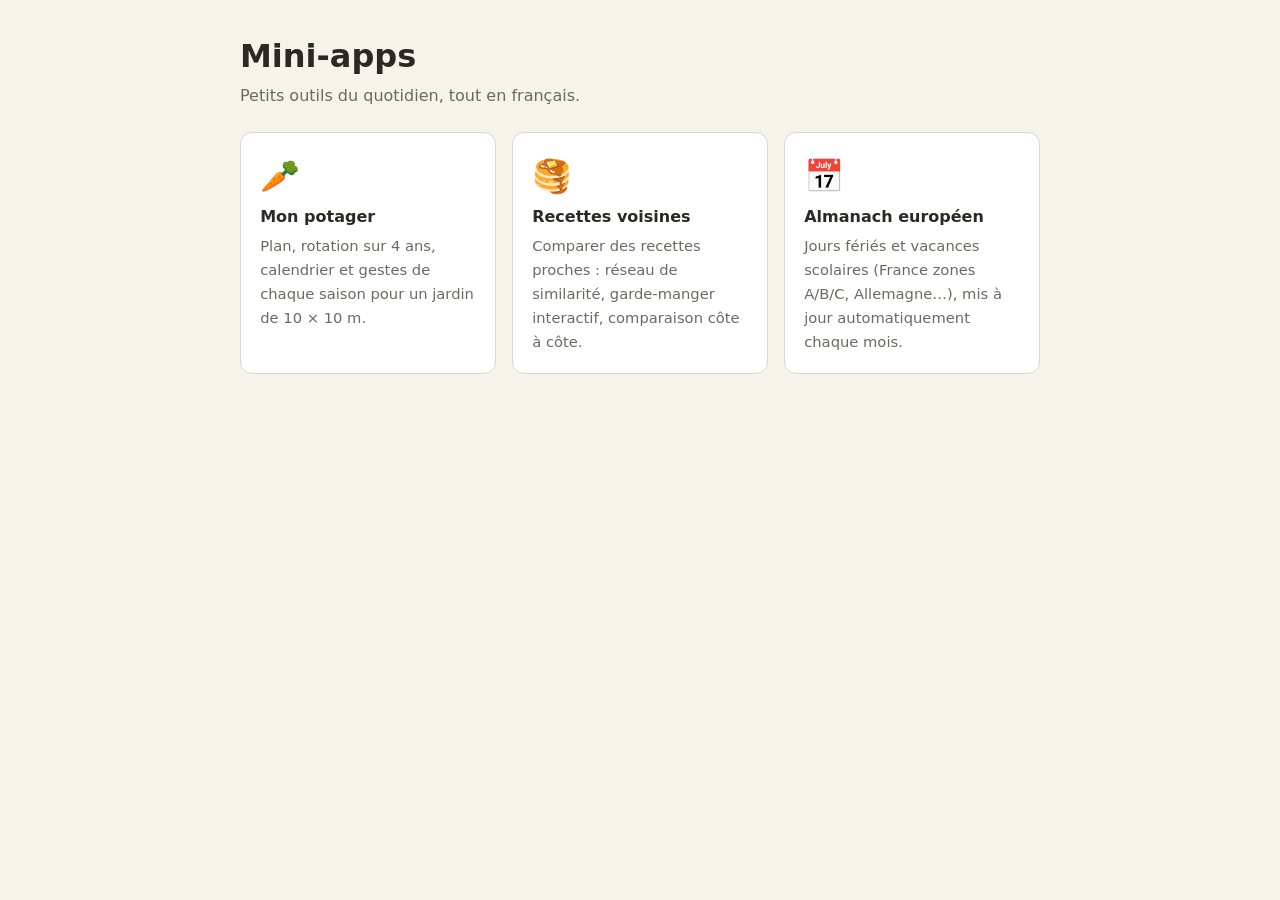
<file: index.html>
<!doctype html>
<html lang="fr">
<head>
  <meta charset="utf-8">
  <meta name="viewport" content="width=device-width, initial-scale=1">
  <title>Mini-apps</title>
  <style>
    :root { --bg:#f6f3ea; --card:#fff; --text:#2a2a24; --muted:#6b6a5e; --line:#ddd8c6; --accent:#2f7d4a; }
    @media (prefers-color-scheme: dark) { :root { --bg:#1b1c18; --card:#26271f; --text:#ecebe2; --muted:#a3a291; --line:#3a3b30; --accent:#6cc38a; } }
    body { margin:0; font:16px/1.5 system-ui,-apple-system,sans-serif; background:var(--bg); color:var(--text); }
    main { max-width:800px; margin:0 auto; padding:2rem 16px; }
    h1 { margin:0 0 .25rem; }
    p.lead { color:var(--muted); margin-top:0; }
    .grid { display:grid; gap:1rem; grid-template-columns:repeat(auto-fit,minmax(240px,1fr)); margin-top:1.5rem; }
    a.app { display:block; padding:1.2rem; background:var(--card); border:1px solid var(--line); border-radius:12px; text-decoration:none; color:inherit; }
    a.app:hover { border-color:var(--accent); }
    a.app .e { font-size:2rem; }
    a.app strong { display:block; margin:.3rem 0; }
    a.app span { color:var(--muted); font-size:.92rem; }
  </style>
</head>
<body>
  <main>
    <h1>Mini-apps</h1>
    <p class="lead">Petits outils du quotidien, tout en français.</p>
    <div class="grid">
      <a class="app" href="potager/">
        <div class="e">🥕</div>
        <strong>Mon potager</strong>
        <span>Plan, rotation sur 4 ans, calendrier et gestes de chaque saison pour un jardin de 10 × 10 m.</span>
      </a>
      <a class="app" href="recettes/">
        <div class="e">🥞</div>
        <strong>Recettes voisines</strong>
        <span>Comparer des recettes proches : réseau de similarité, garde-manger interactif, comparaison côte à côte.</span>
      </a>
      <a class="app" href="almanach/">
        <div class="e">📅</div>
        <strong>Almanach européen</strong>
        <span>Jours fériés et vacances scolaires (France zones A/B/C, Allemagne…), mis à jour automatiquement chaque mois.</span>
      </a>
    </div>
  </main>
</body>
</html>
</file>
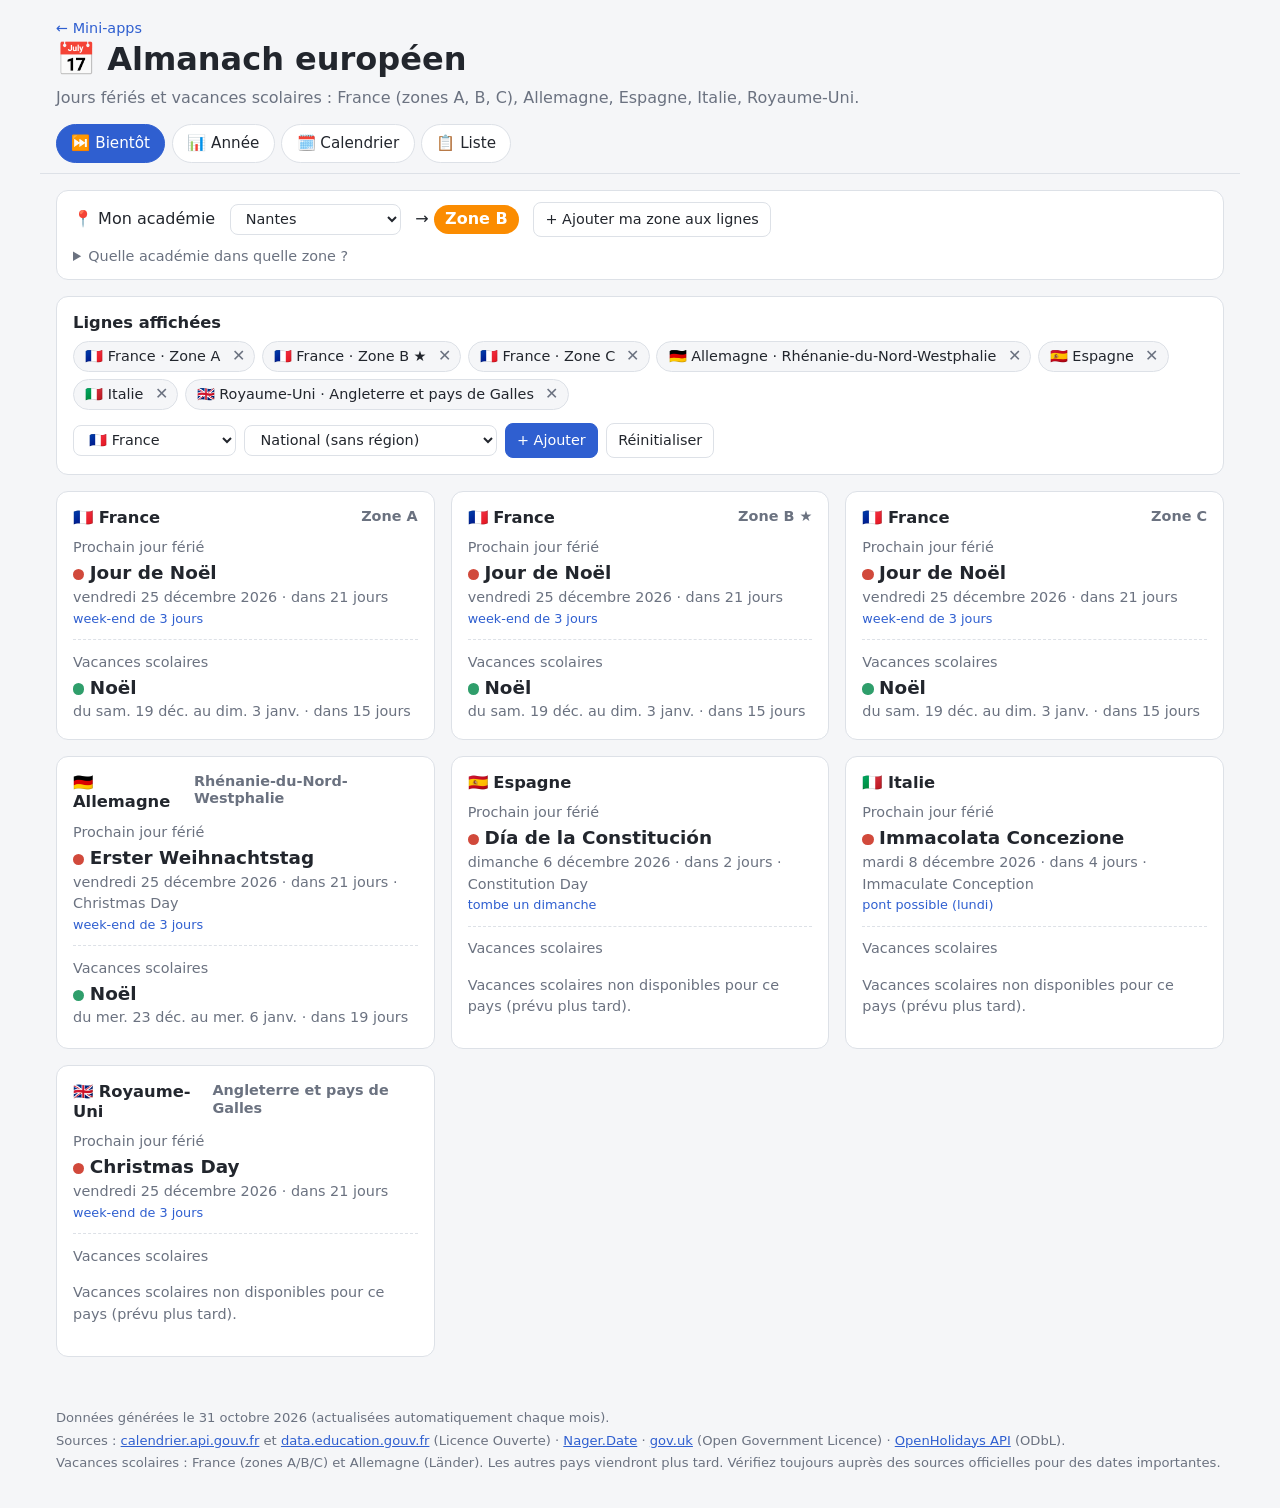
<file: almanach/index.html>
<!doctype html>
<html lang="fr">
<head>
  <meta charset="utf-8">
  <meta name="viewport" content="width=device-width, initial-scale=1">
  <title>Almanach européen</title>
  <meta name="description" content="Jours fériés et vacances scolaires en France (zones A, B, C), Allemagne, Espagne, Italie et Royaume-Uni.">
  <link rel="icon" href="data:image/svg+xml,<svg xmlns='http://www.w3.org/2000/svg' viewBox='0 0 100 100'><text y='.9em' font-size='90'>📅</text></svg>">
  <link rel="stylesheet" href="style.css">
</head>
<body>
  <header class="top">
    <a class="back" href="../">← Mini-apps</a>
    <h1>📅 Almanach européen</h1>
    <p class="lead">Jours fériés et vacances scolaires : France (zones A, B, C), Allemagne, Espagne, Italie, Royaume-Uni.</p>
  </header>

  <nav class="tabs" role="tablist" aria-label="Vues">
    <button role="tab" data-tab="bientot" aria-selected="true">⏭️ Bientôt</button>
    <button role="tab" data-tab="annee" aria-selected="false">📊 Année</button>
    <button role="tab" data-tab="calendrier" aria-selected="false">🗓️ Calendrier</button>
    <button role="tab" data-tab="liste" aria-selected="false">📋 Liste</button>
  </nav>

  <main>
    <section class="card" id="mine" aria-label="Mon académie"></section>
    <section class="card" id="rows" aria-label="Lignes affichées"></section>
    <section id="tab-bientot" class="panel"></section>
    <section id="tab-annee" class="panel" hidden></section>
    <section id="tab-calendrier" class="panel" hidden></section>
    <section id="tab-liste" class="panel" hidden></section>
  </main>

  <footer id="foot"></footer>

  <script src="data.js"></script>
  <script src="app.js"></script>
</body>
</html>
</file>
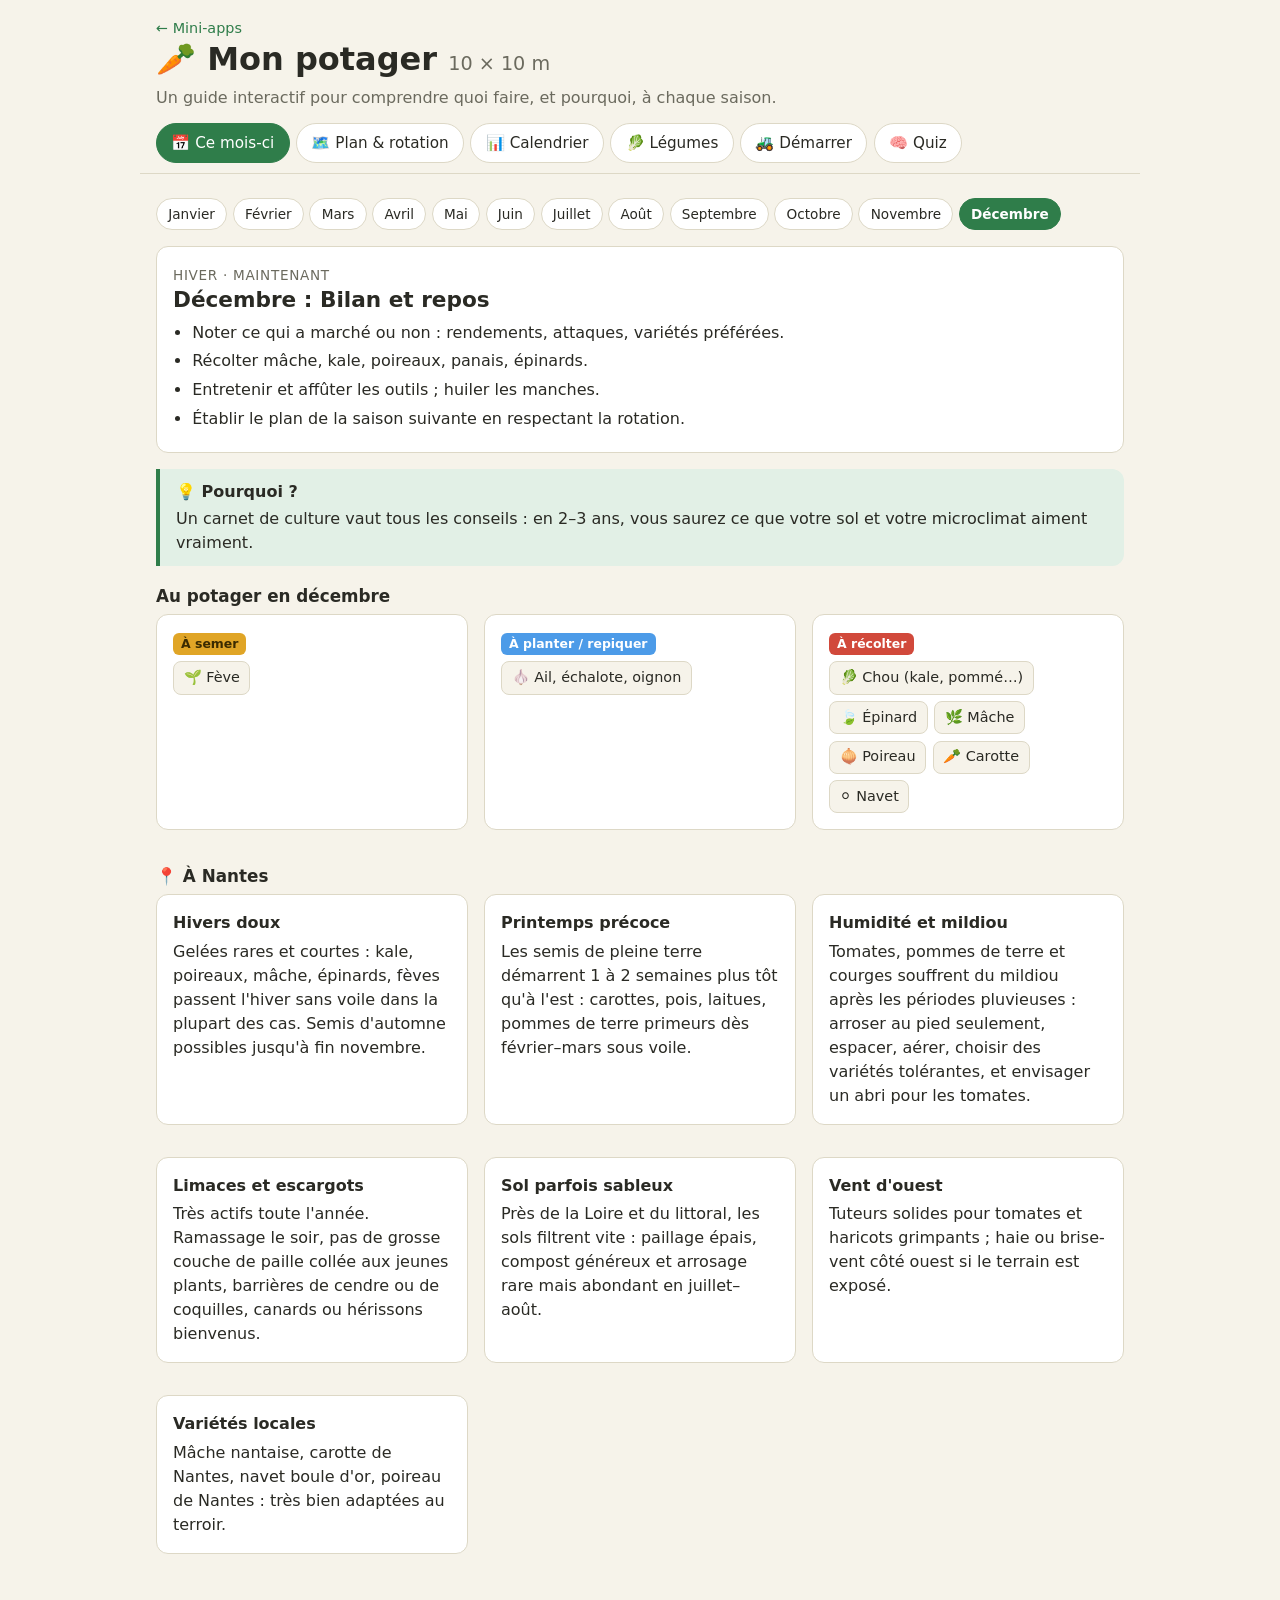
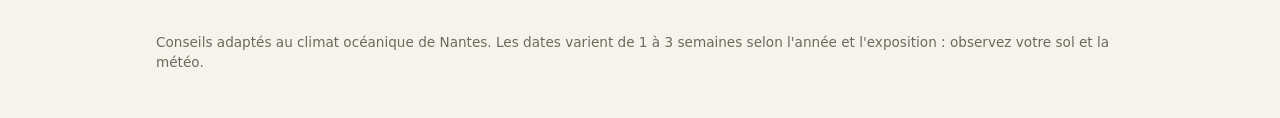
<file: potager/index.html>
<!doctype html>
<html lang="fr">
<head>
  <meta charset="utf-8">
  <meta name="viewport" content="width=device-width, initial-scale=1">
  <title>Mon potager – 10 × 10 m</title>
  <meta name="description" content="Apprendre à cultiver un potager de 100 m² : plan, rotation sur 4 ans, calendrier et gestes de chaque saison.">
  <link rel="icon" href="data:image/svg+xml,<svg xmlns='http://www.w3.org/2000/svg' viewBox='0 0 100 100'><text y='.9em' font-size='90'>🥕</text></svg>">
  <link rel="stylesheet" href="style.css">
</head>
<body>
  <header class="top">
    <a class="back" href="../">← Mini-apps</a>
    <h1>🥕 Mon potager <small>10 × 10 m</small></h1>
    <p class="lead">Un guide interactif pour comprendre quoi faire, et pourquoi, à chaque saison.</p>
  </header>

  <nav class="tabs" role="tablist" aria-label="Sections">
    <button role="tab" data-tab="mois" aria-selected="true">📅 Ce mois-ci</button>
    <button role="tab" data-tab="plan" aria-selected="false">🗺️ Plan &amp; rotation</button>
    <button role="tab" data-tab="calendrier" aria-selected="false">📊 Calendrier</button>
    <button role="tab" data-tab="legumes" aria-selected="false">🥬 Légumes</button>
    <button role="tab" data-tab="demarrer" aria-selected="false">🚜 Démarrer</button>
    <button role="tab" data-tab="quiz" aria-selected="false">🧠 Quiz</button>
  </nav>

  <main>
    <section id="tab-mois" class="panel"></section>
    <section id="tab-plan" class="panel" hidden></section>
    <section id="tab-calendrier" class="panel" hidden></section>
    <section id="tab-legumes" class="panel" hidden></section>
    <section id="tab-demarrer" class="panel" hidden></section>
    <section id="tab-quiz" class="panel" hidden></section>
  </main>

  <dialog id="fiche"></dialog>

  <footer>
    <p>Conseils adaptés au climat océanique de Nantes. Les dates varient de 1 à 3 semaines selon l'année et l'exposition : observez votre sol et la météo.</p>
  </footer>

  <script src="data.js"></script>
  <script src="app.js"></script>
</body>
</html>
</file>
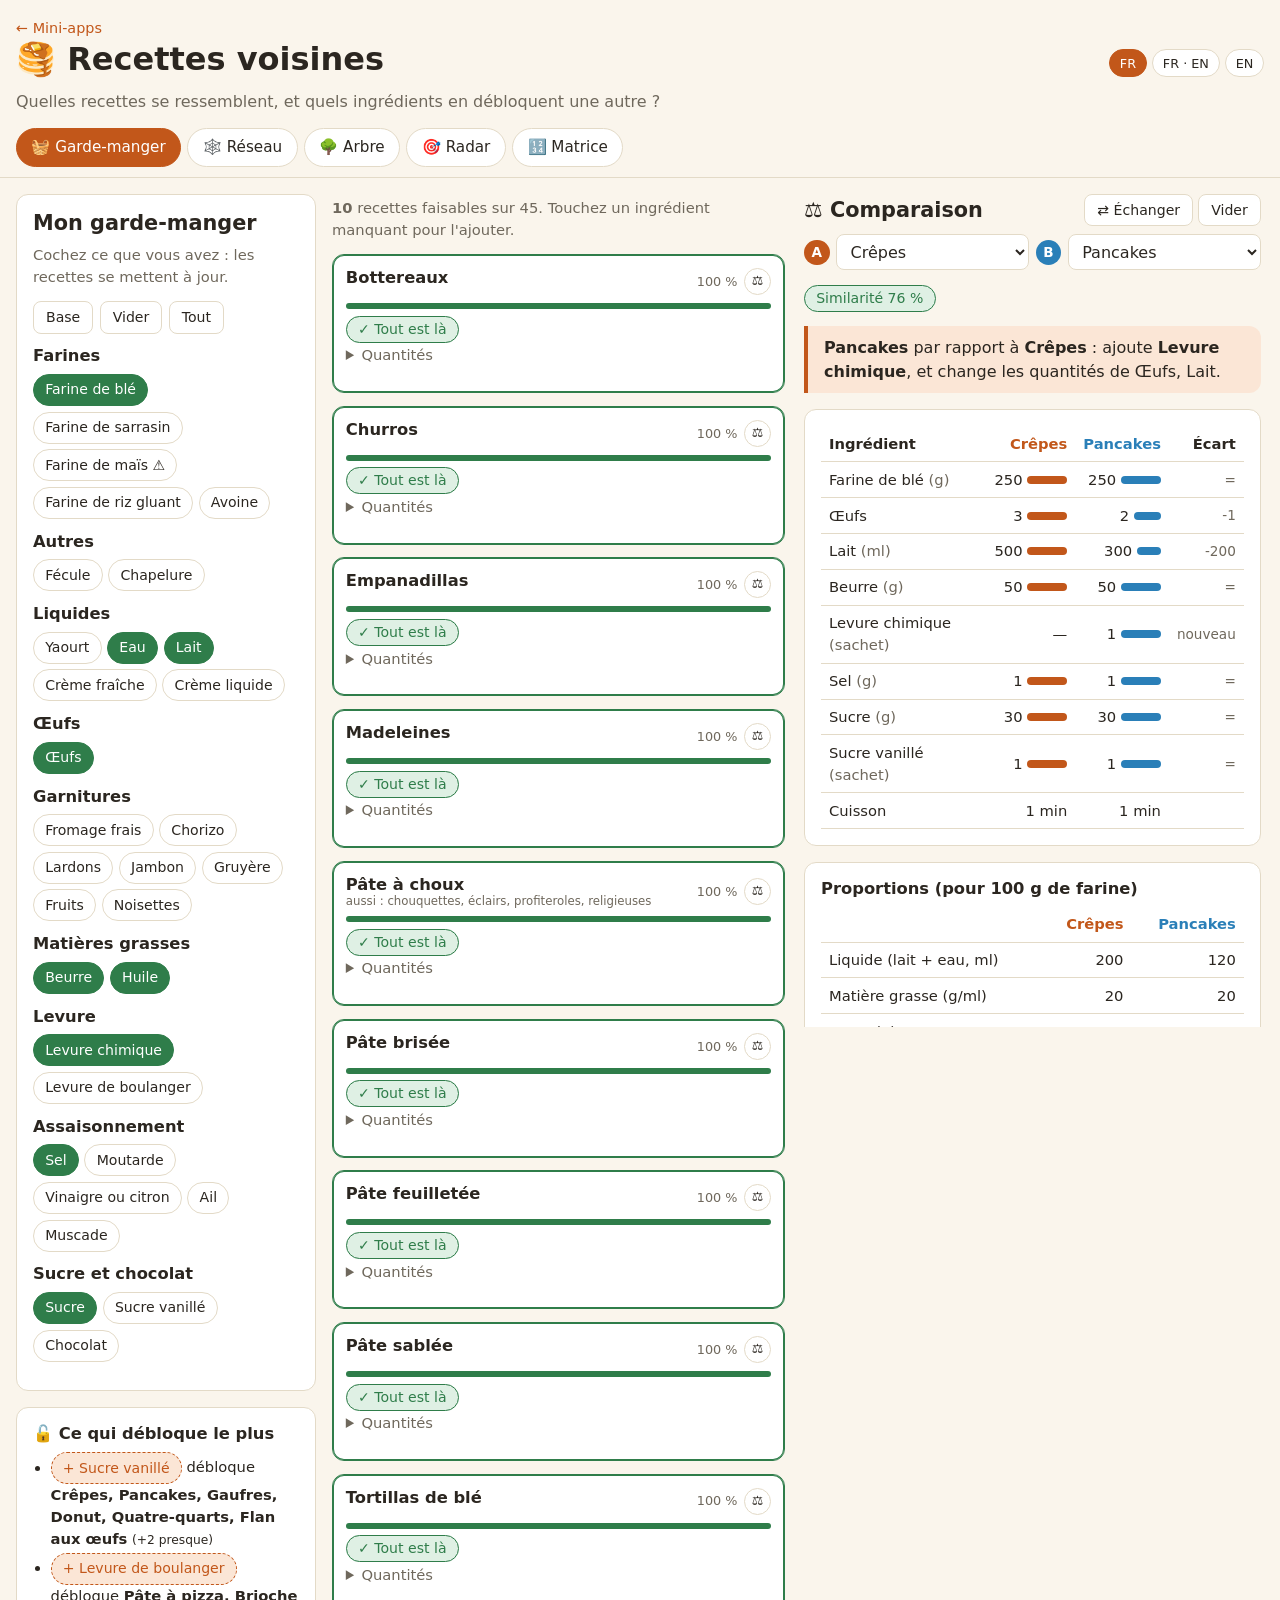
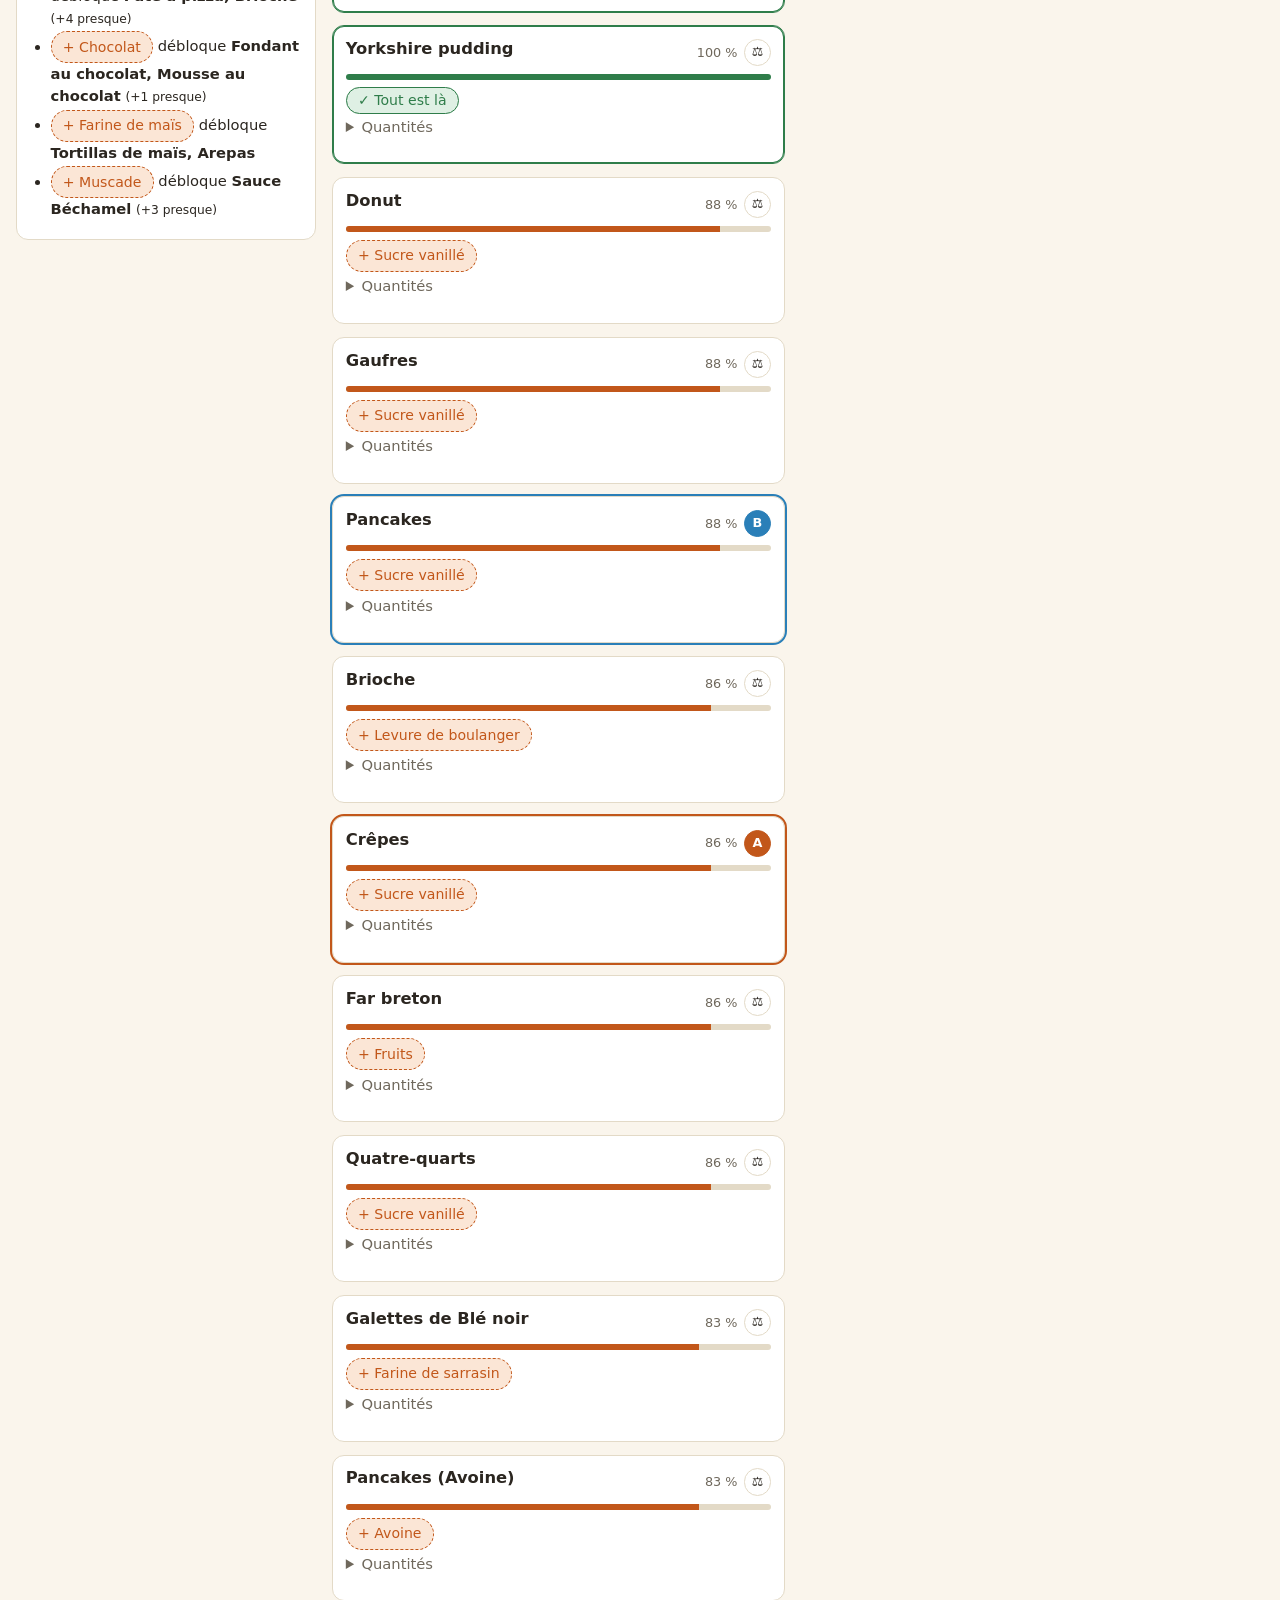
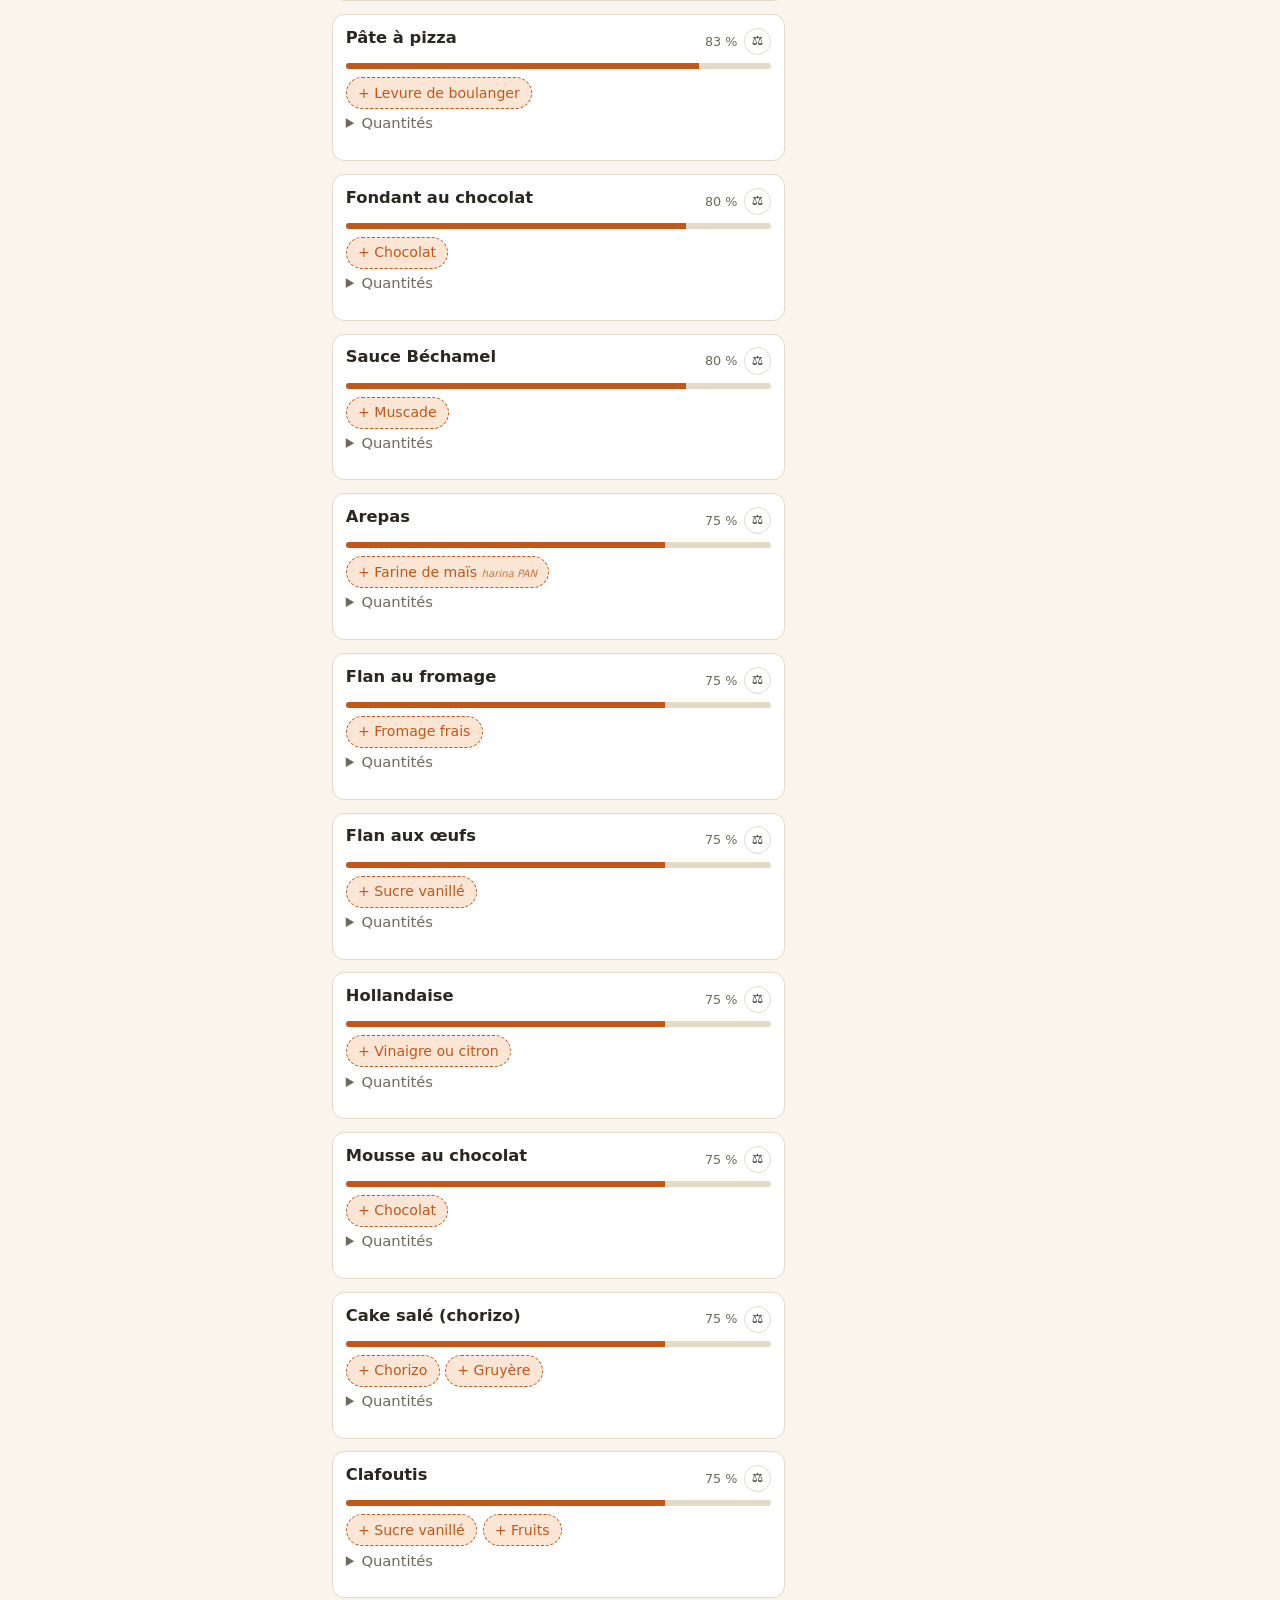
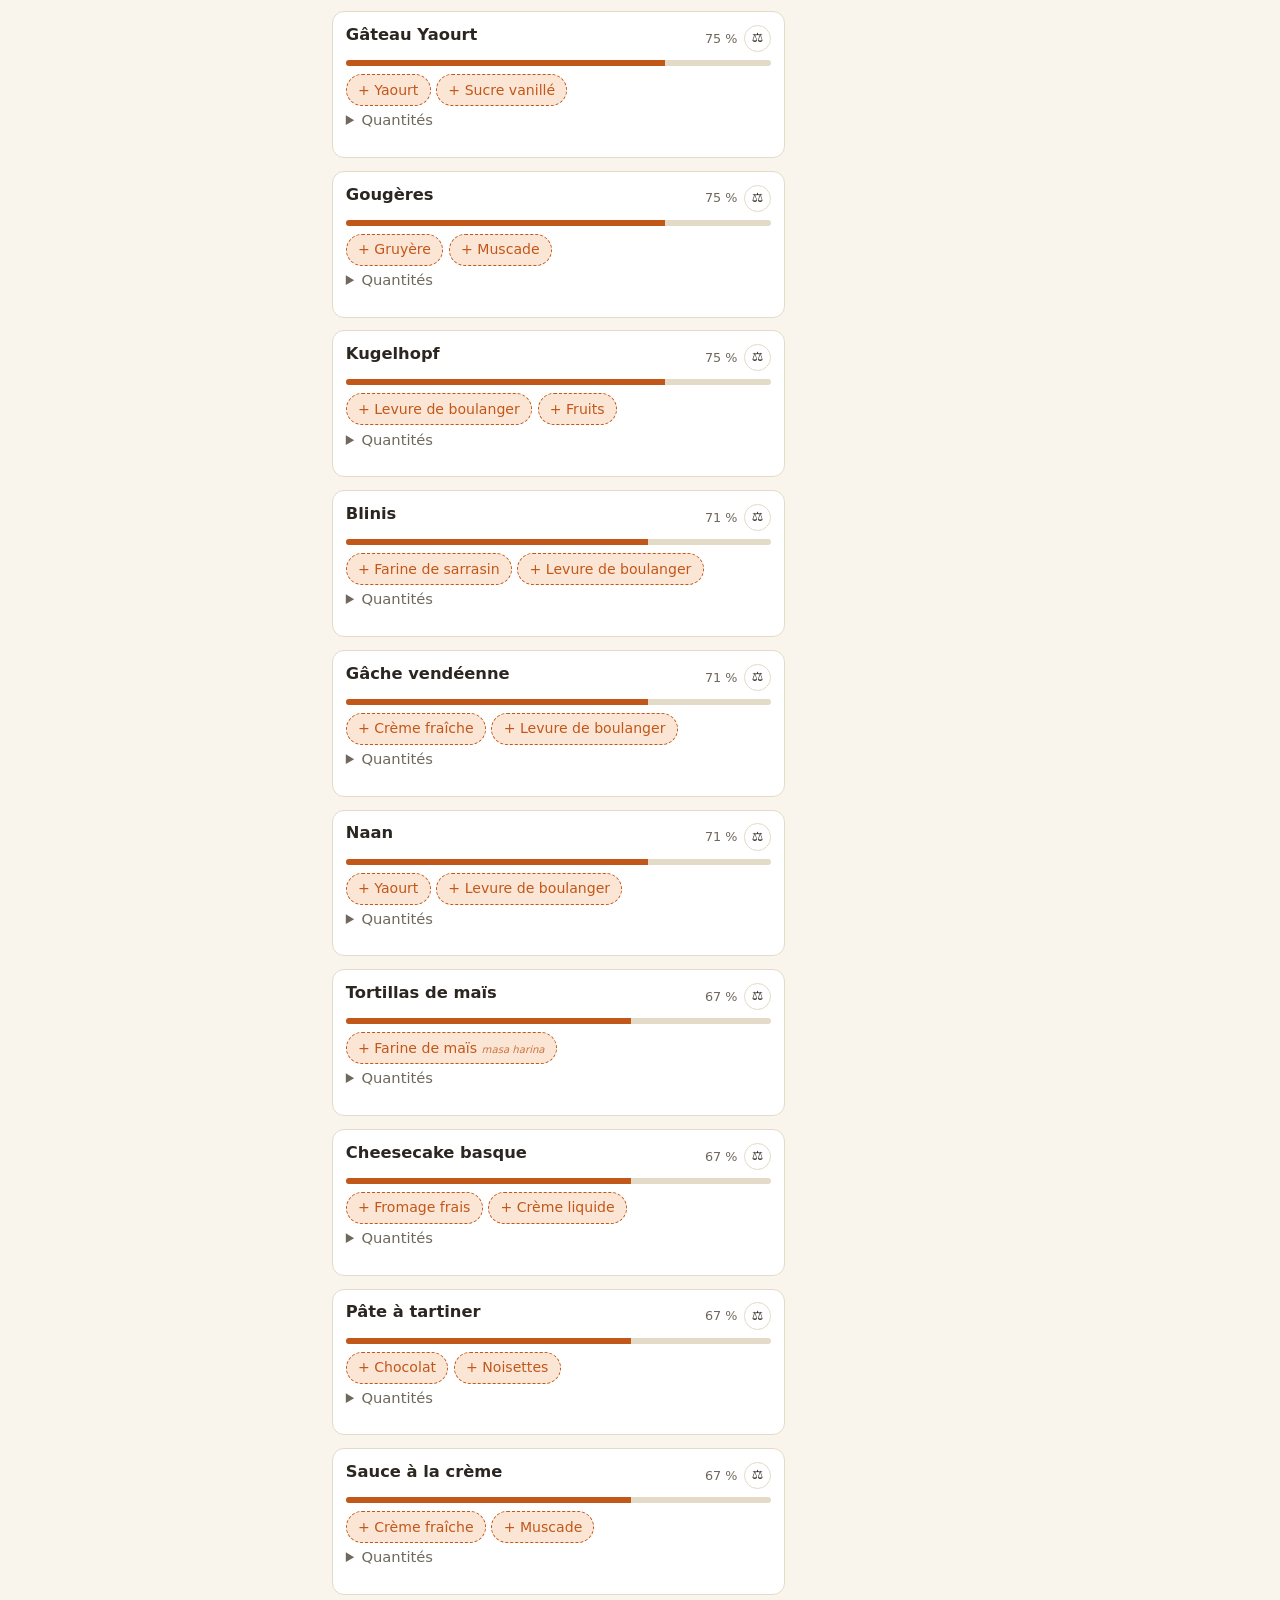
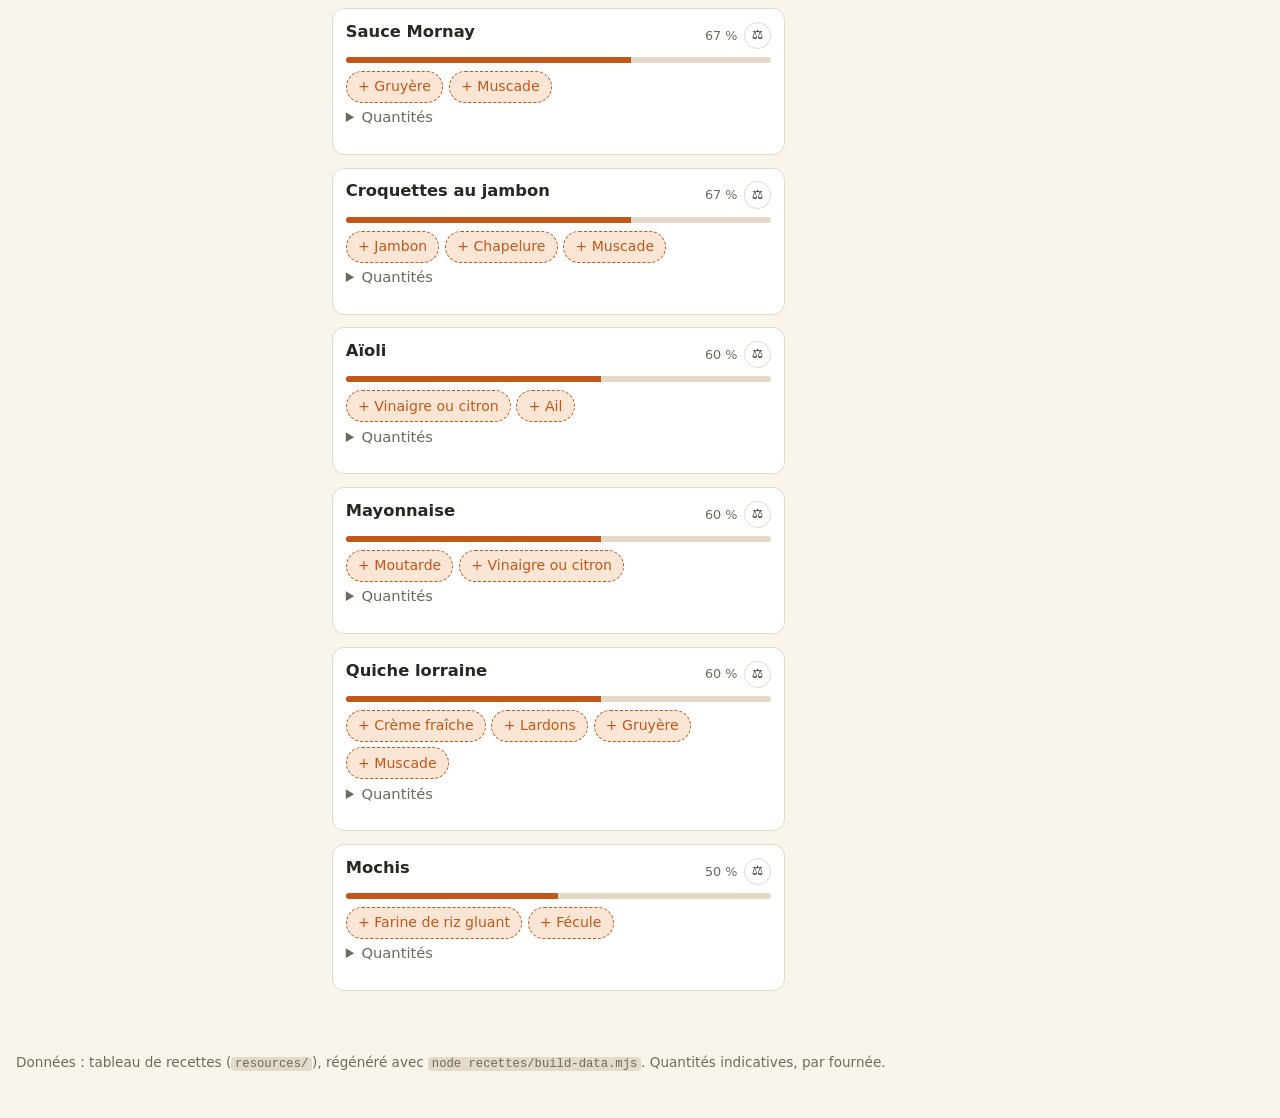
<file: recettes/index.html>
<!doctype html>
<html lang="fr">
<head>
  <meta charset="utf-8">
  <meta name="viewport" content="width=device-width, initial-scale=1">
  <title>Recettes voisines</title>
  <meta name="description" content="Comparer des recettes proches (crêpes, gaufres, pâtes…) : réseau de similarité, garde-manger interactif et comparaison côte à côte.">
  <link rel="icon" href="data:image/svg+xml,<svg xmlns='http://www.w3.org/2000/svg' viewBox='0 0 100 100'><text y='.9em' font-size='90'>🥞</text></svg>">
  <link rel="stylesheet" href="style.css">
</head>
<body>
  <header class="top">
    <a class="back" href="../">← Mini-apps</a>
    <div class="title-row">
      <h1>🥞 Recettes voisines</h1>
      <div id="lang" class="chips" role="group" aria-label="Langue des noms d'ingrédients et de recettes">
        <button class="chip" data-lang="fr" aria-pressed="true">FR</button>
        <button class="chip" data-lang="bi" aria-pressed="false">FR · EN</button>
        <button class="chip" data-lang="en" aria-pressed="false">EN</button>
      </div>
    </div>
    <p class="lead">Quelles recettes se ressemblent, et quels ingrédients en débloquent une autre ?</p>
  </header>

  <nav class="tabs" role="tablist" aria-label="Sections">
    <button role="tab" data-tab="placard" aria-selected="true">🧺 Garde-manger</button>
    <button role="tab" data-tab="reseau" aria-selected="false">🕸️ Réseau</button>
    <button role="tab" data-tab="arbre" aria-selected="false">🌳 Arbre</button>
    <button role="tab" data-tab="radar" aria-selected="false">🎯 Radar</button>
    <button role="tab" data-tab="matrice" aria-selected="false">🔢 Matrice</button>
  </nav>

  <div class="shell">
    <main>
      <section id="tab-placard" class="panel"></section>
      <section id="tab-reseau" class="panel" hidden></section>
      <section id="tab-arbre" class="panel" hidden></section>
      <section id="tab-radar" class="panel" hidden></section>
      <section id="tab-matrice" class="panel" hidden></section>
    </main>
    <aside id="split" aria-label="Comparaison de deux recettes"></aside>
  </div>

  <footer><p>Données : tableau de recettes (<code>resources/</code>), régénéré avec <code>node recettes/build-data.mjs</code>. Quantités indicatives, par fournée.</p></footer>

  <script src="data.js"></script>
  <script src="app.js"></script>
</body>
</html>
</file>
<file: almanach/style.css>
:root {
  --bg:#f5f6f8; --card:#fff; --text:#22262d; --muted:#6b7280; --line:#dde1e7; --accent:#2f5fd0; --accent-soft:#e6edfc; --warn:#b45309; --warn-soft:#fef3c7;
  --pub:#d1493b; --today:#111827; --sat:#eaf0fb; --sun:#cfdcf7; --phbg:#e57373; --za:#e53935; --zb:#fb8c00; --zc:#43a047;
  --t-ete:#f2b134; --t-toussaint:#b9743a; --t-automne:#b9743a; --t-noel:#2f9e6b; --t-hiver:#4aa3df; --t-printemps:#8bc34a; --t-paques:#8bc34a; --t-pentecote:#26a69a; --t-pont:#9aa3b2; --t-autre:#9aa3b2;
  --radius:12px;
}
@media (prefers-color-scheme: dark) {
  :root { --bg:#14161a; --card:#1d2026; --text:#e8eaee; --muted:#9aa3b2; --line:#33383f; --accent:#7ba2ff; --accent-soft:#222b44; --warn:#fbbf24; --warn-soft:#3a2f14; --pub:#ff7a6b; --today:#f3f4f6; --sat:#222a3a; --sun:#2a3550; --phbg:#a94442; }
}
* { box-sizing:border-box; }
body { margin:0; font:16px/1.5 system-ui,-apple-system,"Segoe UI",sans-serif; background:var(--bg); color:var(--text); }
h1,h2,h3 { line-height:1.2; margin:0 0 .5rem; } h2 { font-size:1.25rem; } h3 { font-size:1.02rem; }
a { color:var(--accent); }
.top { padding:1rem 16px .25rem; max-width:1200px; margin:0 auto; }
.top .back { font-size:.9rem; text-decoration:none; }
.lead { color:var(--muted); margin:.25rem 0 0; }
.tabs { position:sticky; top:0; z-index:5; display:flex; gap:.4rem; overflow-x:auto; padding:.6rem 16px; background:var(--bg); border-bottom:1px solid var(--line); max-width:1200px; margin:0 auto; }
.tabs button { flex:none; font:inherit; font-size:.95rem; padding:.45rem .9rem; border:1px solid var(--line); border-radius:999px; background:var(--card); color:var(--text); cursor:pointer; }
.tabs button[aria-selected="true"] { background:var(--accent); border-color:var(--accent); color:#fff; }
main { max-width:1200px; margin:0 auto; padding:1rem 16px 2rem; }
.panel[hidden] { display:none; }
.card { background:var(--card); border:1px solid var(--line); border-radius:var(--radius); padding:1rem; margin-bottom:1rem; }
.hint { color:var(--muted); font-size:.9rem; }
.btn, select { font:inherit; font-size:.9rem; padding:.35rem .7rem; border:1px solid var(--line); border-radius:8px; background:var(--card); color:var(--text); cursor:pointer; }
.btn:hover { border-color:var(--accent); }
.btn.primary { background:var(--accent); border-color:var(--accent); color:#fff; }

/* lignes */
.rowchips { display:flex; flex-wrap:wrap; gap:.4rem; margin:.4rem 0 .8rem; }
.rchip { display:inline-flex; align-items:center; gap:.4rem; padding:.25rem .3rem .25rem .7rem; border:1px solid var(--line); border-radius:999px; background:var(--bg); font-size:.9rem; }
.rchip button { border:0; background:none; color:var(--muted); cursor:pointer; font-size:1rem; line-height:1; padding:0 .3rem; }
.addrow { display:flex; flex-wrap:wrap; gap:.5rem; align-items:center; }

/* bientôt */
.cards { display:grid; gap:1rem; grid-template-columns:repeat(auto-fill,minmax(300px,1fr)); }
.cards .card { margin:0; }
.cards h3 { display:flex; justify-content:space-between; gap:.5rem; }
.big { font-size:1.15rem; font-weight:600; }
.when { color:var(--muted); font-size:.9rem; }
.badge { display:inline-block; font-size:.75rem; font-weight:600; padding:.05rem .5rem; border-radius:6px; color:#fff; vertical-align:1px; }
.badge.now { background:var(--accent); }
.dot { display:inline-block; width:.7rem; height:.7rem; border-radius:50%; margin-right:.35rem; vertical-align:-1px; }
.sect { margin-top:.7rem; padding-top:.6rem; border-top:1px dashed var(--line); }

/* année */
.ycontrols { display:flex; flex-wrap:wrap; gap:.6rem; align-items:center; margin-bottom:.8rem; }
.ycontrols label { font-size:.9rem; display:inline-flex; gap:.3rem; align-items:center; }
.tl-wrap { overflow-x:auto; border:1px solid var(--line); border-radius:var(--radius); background:var(--card); }
.tl { min-width:900px; position:relative; }
.tl-row { display:grid; grid-template-columns:150px 1fr; border-bottom:1px solid var(--line); min-height:3.1rem; }
.tl-row:last-child { border-bottom:0; }
.tl-label { position:sticky; left:0; z-index:3; background:var(--card); padding:.4rem .6rem; font-size:.85rem; line-height:1.25; border-right:1px solid var(--line); display:flex; flex-direction:column; justify-content:center; }
.tl-label small { color:var(--muted); }
.tl-track { position:relative; }
.tl-head .tl-track { display:flex; }
.tl-head .m { text-align:center; font-size:.78rem; color:var(--muted); padding:.35rem 0; border-left:1px solid var(--line); }
.tl-head .m:first-child { border-left:0; }
.ml { position:absolute; top:0; bottom:0; width:1px; background:var(--line); }
.band { position:absolute; top:22px; height:20px; border-radius:5px; background:var(--t-autre); opacity:.9; cursor:pointer; min-width:4px; border:0; padding:0; }
.band:hover, .band.sel { outline:2px solid var(--text); z-index:2; }
.tick { position:absolute; top:6px; bottom:6px; width:12px; margin-left:-6px; cursor:pointer; z-index:1; background:none; border:0; padding:0; }
.tick::before { content:""; position:absolute; left:5px; top:0; bottom:0; width:2px; background:var(--pub); opacity:.55; }
.tick::after { content:""; position:absolute; left:2px; top:0; width:8px; height:8px; border-radius:50%; background:var(--pub); }
.tick:hover::before, .tick.sel::before { opacity:1; }
.tick.sel::after, .tick:hover::after { outline:2px solid var(--text); }
.todayline { position:absolute; top:0; bottom:0; width:2px; background:var(--today); z-index:2; pointer-events:none; opacity:.7; }
.t-ete{background:var(--t-ete)} .t-toussaint{background:var(--t-toussaint)} .t-automne{background:var(--t-automne)} .t-noel{background:var(--t-noel)} .t-hiver{background:var(--t-hiver)}
.t-printemps{background:var(--t-printemps)} .t-paques{background:var(--t-paques)} .t-pentecote{background:var(--t-pentecote)} .t-pont{background:var(--t-pont)} .t-autre{background:var(--t-autre)}
.legend { display:flex; flex-wrap:wrap; gap:.4rem .9rem; font-size:.82rem; margin:.7rem 0; }
.legend i { display:inline-block; width:.9rem; height:.6rem; border-radius:3px; margin-right:.3rem; }
.detail { margin-top:.8rem; }
.detail:empty { display:none; }

/* liste */
table.list { width:100%; border-collapse:collapse; font-size:.92rem; }
table.list th, table.list td { text-align:left; padding:.4rem .5rem; border-bottom:1px solid var(--line); vertical-align:top; }
table.list th { color:var(--muted); font-weight:600; font-size:.8rem; }
.note { color:var(--warn); background:var(--warn-soft); border-radius:6px; padding:.05rem .45rem; font-size:.78rem; white-space:nowrap; }
.lw { color:var(--accent); font-size:.8rem; }
.warnbox { background:var(--warn-soft); border-left:4px solid var(--warn); padding:.6rem 1rem; border-radius:0 var(--radius) var(--radius) 0; margin-bottom:1rem; font-size:.9rem; }
footer { max-width:1200px; margin:0 auto; padding:1rem 16px 2rem; color:var(--muted); font-size:.82rem; }
footer p { margin:.2rem 0; }

/* ma zone */
#mine { display:flex; flex-wrap:wrap; align-items:center; gap:.6rem .9rem; padding:.7rem 1rem; }
#mine .zone { display:inline-block; padding:.15rem .7rem; border-radius:999px; color:#fff; font-weight:700; }
.zone.A, .zb-A { background:var(--za); } .zone.B, .zb-B { background:var(--zb); } .zone.C, .zb-C { background:var(--zc); }
#mine details { flex-basis:100%; font-size:.88rem; }
#mine details p { margin:.25rem 0; }
.star { color:var(--warn); }

/* calendrier */
.cal-wrap { overflow-x:auto; border:1px solid var(--line); border-radius:var(--radius); background:var(--card); }
.cal { display:grid; grid-template-columns:repeat(6,minmax(150px,1fr)); min-width:900px; }
.cal .mo { border-left:1px solid var(--line); }
.cal .mo:first-child { border-left:0; }
.cal .mo h4 { margin:0; padding:.4rem; text-align:center; font-size:.9rem; border-bottom:1px solid var(--line); text-transform:capitalize; }
.cd { display:grid; grid-template-columns:1.5rem 1rem minmax(0,1fr) 1.4rem 14px; align-items:center; gap:2px; height:23px; padding:0 0 0 5px; font-size:.78rem; border-bottom:1px solid var(--line); }
.cd .n { text-align:right; font-variant-numeric:tabular-nums; } .cd .w { color:var(--muted); text-align:center; }
.cd .s { overflow:hidden; text-overflow:ellipsis; white-space:nowrap; }
.cd .wk { color:var(--muted); font-size:.7rem; text-align:right; padding-right:2px; }
.cd.sat { background:var(--sat); } .cd.sun { background:var(--sun); }
.cd.ph { background:var(--phbg); color:#fff; font-weight:600; } .cd.ph .w { color:#fff; }
.cd.today { outline:2px solid var(--today); outline-offset:-2px; }
.cd.empty { border-bottom:0; }
.cd .sz { display:flex; height:100%; gap:1px; }
.cd .sz i { flex:1; }
.cd .sz i.on.A { background:var(--za); } .cd .sz i.on.B { background:var(--zb); } .cd .sz i.on.C { background:var(--zc); } .cd .sz i.on.S { background:#7e57c2; }
.cal-legend { display:flex; flex-wrap:wrap; gap:.4rem 1rem; font-size:.82rem; margin:.7rem 0; align-items:center; }
.cal-legend i { display:inline-block; width:.8rem; height:.8rem; border-radius:3px; margin-right:.3rem; vertical-align:-1px; }
.zt { display:inline-flex; align-items:center; gap:.3rem; cursor:pointer; padding:.15rem .5rem; border:1px solid var(--line); border-radius:999px; background:var(--card); }
.zt input { margin:0; }
.zt i { margin-right:0 !important; }
</file>
<file: potager/style.css>
:root {
  --bg: #f6f3ea;
  --card: #ffffff;
  --text: #2a2a24;
  --muted: #6b6a5e;
  --line: #ddd8c6;
  --accent: #2f7d4a;
  --accent-soft: #e2f0e6;
  --semis: #e0a526;
  --plant: #4c9be8;
  --recolte: #d1493b;
  --soil: #c9b38a;
  --path: #ede4cc;
  --radius: 12px;
}
@media (prefers-color-scheme: dark) {
  :root {
    --bg: #1b1c18;
    --card: #26271f;
    --text: #ecebe2;
    --muted: #a3a291;
    --line: #3a3b30;
    --accent: #6cc38a;
    --accent-soft: #24382b;
    --soil: #5a4c33;
    --path: #33301f;
  }
}

* { box-sizing: border-box; }
body {
  margin: 0;
  font: 16px/1.5 system-ui, -apple-system, "Segoe UI", sans-serif;
  background: var(--bg);
  color: var(--text);
}
h1, h2, h3 { line-height: 1.2; margin: 0 0 .5rem; }
h1 small { font-weight: 400; color: var(--muted); font-size: .6em; }
h2 { font-size: 1.35rem; }
h3 { font-size: 1.05rem; }
a { color: var(--accent); }

.top { padding: 1rem 16px .25rem; max-width: 1000px; margin: 0 auto; }
.top .back { font-size: .9rem; text-decoration: none; }
.lead { color: var(--muted); margin: .25rem 0 0; }

.tabs {
  position: sticky; top: 0; z-index: 5;
  display: flex; gap: .4rem; overflow-x: auto;
  padding: .6rem 16px;
  background: var(--bg);
  border-bottom: 1px solid var(--line);
  max-width: 1000px; margin: 0 auto;
}
.tabs button {
  flex: none;
  font: inherit; font-size: .95rem;
  padding: .45rem .9rem;
  border: 1px solid var(--line);
  border-radius: 999px;
  background: var(--card); color: var(--text);
  cursor: pointer;
}
.tabs button[aria-selected="true"] { background: var(--accent); border-color: var(--accent); color: #fff; }

main { max-width: 1000px; margin: 0 auto; padding: 1rem 16px 2rem; }
.panel[hidden] { display: none; }
.hint { color: var(--muted); font-size: .92rem; margin-top: 0; }

.card {
  background: var(--card);
  border: 1px solid var(--line);
  border-radius: var(--radius);
  padding: 1rem;
  margin-bottom: 1rem;
}
.grid { display: grid; gap: 1rem; grid-template-columns: repeat(auto-fit, minmax(260px, 1fr)); }
.chips { display: flex; flex-wrap: wrap; gap: .35rem; margin: .5rem 0 1rem; }
.chip {
  font: inherit; font-size: .85rem;
  padding: .3rem .7rem;
  border: 1px solid var(--line); border-radius: 999px;
  background: var(--card); color: var(--text); cursor: pointer;
}
.chip[aria-pressed="true"] { background: var(--accent); color: #fff; border-color: var(--accent); }
.chip.now { border-color: var(--accent); font-weight: 600; }

.badge {
  display: inline-block; font-size: .78rem; font-weight: 600;
  padding: .1rem .5rem; border-radius: 6px; color: #fff;
}
.badge.s { background: var(--semis); color: #3a2b00; }
.badge.p { background: var(--plant); }
.badge.r { background: var(--recolte); }

.crop-list { list-style: none; margin: .4rem 0 0; padding: 0; display: flex; flex-wrap: wrap; gap: .4rem; }
.crop-btn {
  font: inherit; font-size: .9rem;
  display: inline-flex; align-items: center; gap: .3rem;
  padding: .3rem .6rem; border: 1px solid var(--line); border-radius: 8px;
  background: var(--bg); color: var(--text); cursor: pointer;
}
.crop-btn:hover { border-color: var(--accent); }

.why { background: var(--accent-soft); border-left: 4px solid var(--accent); padding: .7rem 1rem; border-radius: 0 var(--radius) var(--radius) 0; }
.why strong { display: block; margin-bottom: .2rem; }
.tasks { padding-left: 1.2rem; margin: .4rem 0 0; }
.tasks li { margin-bottom: .3rem; }
.season-tag { font-size: .85rem; color: var(--muted); text-transform: uppercase; letter-spacing: .05em; }

/* ---- plan ---- */
.plan-wrap { display: grid; gap: 1rem; grid-template-columns: minmax(0, 1.2fr) minmax(0, 1fr); align-items: start; }
@media (max-width: 760px) { .plan-wrap { grid-template-columns: 1fr; } }
svg.plan { width: 100%; height: auto; max-height: 80vh; background: var(--path); border-radius: var(--radius); border: 1px solid var(--line); }
svg.plan .quad { cursor: pointer; }
svg.plan .quad:focus { outline: none; }
svg.plan .quad:focus-visible rect.sel, svg.plan .quad.on rect.sel { stroke: var(--accent); stroke-width: 1; }
svg.plan rect.sel { fill: transparent; stroke: transparent; }
svg.plan .bed { stroke: rgba(0,0,0,.2); stroke-width: .3; }
svg.plan text { font-family: inherit; fill: #fff; text-anchor: middle; pointer-events: none; }
svg.plan .lbl { font-size: 2.6px; font-weight: 600; }
svg.plan .emo { font-size: 5px; }
svg.plan .dim { font-size: 2.2px; fill: var(--muted); }
.year-ctl { display: flex; align-items: center; gap: .75rem; margin-bottom: .75rem; flex-wrap: wrap; }
.year-ctl input[type=range] { flex: 1; min-width: 140px; accent-color: var(--accent); }
.legend { display: flex; flex-wrap: wrap; gap: .6rem; font-size: .85rem; margin-top: .6rem; }
.legend i { display: inline-block; width: .8rem; height: .8rem; border-radius: 3px; margin-right: .3rem; vertical-align: -1px; }

/* ---- calendrier ---- */
.cal-wrap { overflow-x: auto; border: 1px solid var(--line); border-radius: var(--radius); background: var(--card); }
table.cal { border-collapse: collapse; width: 100%; min-width: 640px; font-size: .88rem; }
table.cal th, table.cal td { padding: 0; text-align: center; border-bottom: 1px solid var(--line); }
table.cal th { padding: .4rem 0; font-weight: 600; color: var(--muted); font-size: .78rem; }
table.cal th.now { color: var(--accent); }
table.cal td.name { text-align: left; padding: .35rem .6rem; position: sticky; left: 0; background: var(--card); white-space: nowrap; cursor: pointer; }
table.cal td.name:hover { color: var(--accent); }
table.cal td.m { width: 7.5%; height: 2.1rem; position: relative; }
table.cal td.m.now { background: var(--accent-soft); }
table.cal td.m span { position: absolute; left: 2px; right: 2px; height: 5px; border-radius: 3px; }
table.cal td.m span.s { background: var(--semis); top: 5px; }
table.cal td.m span.p { background: var(--plant); top: 14px; }
table.cal td.m span.r { background: var(--recolte); top: 23px; }

/* ---- légumes ---- */
.search { width: 100%; font: inherit; padding: .55rem .8rem; border: 1px solid var(--line); border-radius: 8px; background: var(--card); color: var(--text); }
.veg-card { cursor: pointer; text-align: left; font: inherit; color: inherit; width: 100%; }
.veg-card:hover { border-color: var(--accent); }
.veg-card .emoji { font-size: 1.8rem; display: block; }
.veg-card small { color: var(--muted); }

/* ---- dialog ---- */
dialog { border: 1px solid var(--line); border-radius: var(--radius); background: var(--card); color: var(--text); max-width: min(560px, 94vw); padding: 1.2rem; }
dialog::backdrop { background: rgba(0,0,0,.5); }
dialog .close { float: right; font: inherit; border: none; background: none; font-size: 1.4rem; cursor: pointer; color: var(--muted); }
dialog dl { display: grid; grid-template-columns: auto 1fr; gap: .2rem .8rem; margin: .8rem 0; }
dialog dt { color: var(--muted); }
dialog dd { margin: 0; }
.mini-cal { display: grid; grid-template-columns: repeat(12, 1fr); gap: 2px; margin: .5rem 0; font-size: .65rem; text-align: center; }
.mini-cal div { padding: 2px 0; border-radius: 3px; background: var(--bg); color: var(--muted); display: flex; flex-direction: column; gap: 2px; }
.mini-cal b { display: block; height: 5px; border-radius: 3px; }
.mini-cal .s { background: var(--semis); } .mini-cal .p { background: var(--plant); } .mini-cal .r { background: var(--recolte); }

/* ---- check-list & quiz ---- */
.check { display: flex; gap: .6rem; align-items: flex-start; padding: .4rem 0; border-bottom: 1px dashed var(--line); }
.check input { margin-top: .3rem; width: 1.1rem; height: 1.1rem; accent-color: var(--accent); flex: none; }
.check.done span { text-decoration: line-through; color: var(--muted); }
.progress { height: 8px; background: var(--line); border-radius: 4px; overflow: hidden; margin: .5rem 0 1rem; }
.progress > div { height: 100%; background: var(--accent); transition: width .3s; }

.opt { display: block; width: 100%; text-align: left; font: inherit; color: inherit; margin-top: .4rem; padding: .55rem .8rem; border: 1px solid var(--line); border-radius: 8px; background: var(--bg); cursor: pointer; }
.opt:hover:not(:disabled) { border-color: var(--accent); }
.opt.ok { background: var(--accent-soft); border-color: var(--accent); }
.opt.ko { border-color: var(--recolte); }
.btn { font: inherit; padding: .5rem 1rem; border: none; border-radius: 8px; background: var(--accent); color: #fff; cursor: pointer; margin-top: .6rem; }

footer { max-width: 1000px; margin: 0 auto; padding: 1rem 16px 2rem; color: var(--muted); font-size: .85rem; }
</file>
<file: recettes/style.css>
:root {
  --bg:#faf5ec; --card:#fff; --text:#2b2620; --muted:#6f685c; --line:#e3dac7;
  --accent:#c2571a; --accent-soft:#fbe6d6; --ok:#2f7d4a; --ok-soft:#dff0e4; --warn:#b8860b;
  --c-farine:#d9a441; --c-sarrasin:#8a5a44; --c-mais:#e8c53a; --c-aucune:#7b8fa3;
  --radius:12px; --o1:#c2571a; --o2:#2a7fb8; --o3:#2f7d4a; --o4:#8e44ad; --o5:#c9a000;
}
@media (prefers-color-scheme: dark) {
  :root { --bg:#1d1b17; --card:#292620; --text:#efe9dc; --muted:#a79f8f; --line:#413c31; --accent:#f08a4b; --accent-soft:#41301f; --ok:#6cc38a; --ok-soft:#22372a; --warn:#e0b44a; }
}
* { box-sizing:border-box; }
body { margin:0; font:16px/1.5 system-ui,-apple-system,"Segoe UI",sans-serif; background:var(--bg); color:var(--text); }
h1,h2,h3 { line-height:1.2; margin:0 0 .5rem; }
h2 { font-size:1.3rem; } h3 { font-size:1.02rem; }
a { color:var(--accent); }
code { background:var(--line); padding:0 .3em; border-radius:4px; font-size:.9em; }
.top { padding:1rem 16px .25rem; max-width:1500px; margin:0 auto; }
.top .back { font-size:.9rem; text-decoration:none; }
.lead { color:var(--muted); margin:.25rem 0 0; }
.tabs { position:sticky; top:0; z-index:5; display:flex; gap:.4rem; overflow-x:auto; padding:.6rem 16px; background:var(--bg); border-bottom:1px solid var(--line); max-width:1500px; margin:0 auto; }
.tabs button { flex:none; font:inherit; font-size:.95rem; padding:.45rem .9rem; border:1px solid var(--line); border-radius:999px; background:var(--card); color:var(--text); cursor:pointer; }
.tabs button[aria-selected="true"] { background:var(--accent); border-color:var(--accent); color:#fff; }
.shell { max-width:1500px; margin:0 auto; padding:1rem 16px 2rem; display:grid; grid-template-columns:minmax(0,1fr) minmax(380px,460px); gap:1.2rem; align-items:start; }
main { min-width:0; container-type:inline-size; }
#split { position:sticky; top:3.7rem; max-height:calc(100vh - 4.2rem); overflow:auto; padding:0 .2rem .5rem 0; }
@media (max-width:1100px) {
  .shell { grid-template-columns:1fr; }
  #split { position:static; max-height:none; border-top:2px solid var(--line); padding-top:1rem; }
}
.panel[hidden] { display:none; }
.hint { color:var(--muted); font-size:.92rem; margin:.2rem 0 .8rem; }
.card { background:var(--card); border:1px solid var(--line); border-radius:var(--radius); padding:1rem; margin-bottom:1rem; }
.btn { font:inherit; font-size:.88rem; padding:.3rem .75rem; border:1px solid var(--line); border-radius:8px; background:var(--card); color:var(--text); cursor:pointer; }
.btn:hover { border-color:var(--accent); }

/* chips d'ingrédients */
.chips { display:flex; flex-wrap:wrap; gap:.35rem; margin:.4rem 0 .8rem; }
.chip { font:inherit; font-size:.88rem; padding:.28rem .7rem; border:1px solid var(--line); border-radius:999px; background:var(--card); color:var(--text); cursor:pointer; }
.chip[aria-pressed="true"] { background:var(--ok); border-color:var(--ok); color:#fff; }
.chip.miss { border-style:dashed; color:var(--accent); border-color:var(--accent); background:var(--accent-soft); }
.chip.have { background:var(--ok-soft); border-color:var(--ok); color:var(--ok); cursor:default; }
.chip small { opacity:.75; }

.layout { display:grid; gap:1rem; grid-template-columns:minmax(0,300px) minmax(0,1fr); align-items:start; }
@container (max-width:760px) { .layout { grid-template-columns:1fr; } }

/* cartes recettes */
.recipes { display:grid; gap:.8rem; grid-template-columns:repeat(auto-fill,minmax(230px,1fr)); }
.rcard { background:var(--card); border:1px solid var(--line); border-radius:var(--radius); padding:.8rem; }
.rcard.ready { border-color:var(--ok); box-shadow:0 0 0 1px var(--ok) inset; }
.rcard h3 { display:flex; justify-content:space-between; gap:.5rem; }
.bar { height:6px; border-radius:3px; background:var(--line); overflow:hidden; margin:.3rem 0 .5rem; }
.bar > i { display:block; height:100%; background:var(--accent); }
.rcard.ready .bar > i { background:var(--ok); }
.pct { font-size:.8rem; color:var(--muted); font-weight:400; }
.unlock { margin-bottom:.8rem; }
.unlock li { margin:.15rem 0; }
.unlock ul { margin:.3rem 0 0; padding-left:1.1rem; font-size:.92rem; }

/* réseau */
.net-wrap { display:grid; gap:1rem; grid-template-columns:minmax(0,1.6fr) minmax(0,1fr); align-items:start; }
@container (max-width:1100px) { .net-wrap { grid-template-columns:1fr; } }
svg.net { width:100%; height:auto; background:var(--card); border:1px solid var(--line); border-radius:var(--radius); touch-action:none; }
svg.net line { stroke:var(--muted); }
svg.net .node { cursor:grab; }
svg.net .node circle { stroke:var(--card); stroke-width:2; }
svg.net .node.sel circle { stroke:var(--text); stroke-width:3; }
svg.net .node.ready circle { stroke:var(--ok); stroke-width:3.5; }
svg.net text { font-size:11px; text-anchor:middle; fill:var(--text); pointer-events:none; paint-order:stroke; stroke:var(--card); stroke-width:3px; }
svg.net .dim { opacity:.32; }
.legend { display:flex; flex-wrap:wrap; gap:.8rem; font-size:.85rem; margin:.6rem 0; }
.legend i { display:inline-block; width:.8rem; height:.8rem; border-radius:50%; margin-right:.3rem; vertical-align:-1px; }
.ctl { display:flex; flex-wrap:wrap; gap:1rem; align-items:center; margin-bottom:.8rem; font-size:.92rem; }
.ctl input[type=range] { accent-color:var(--accent); }
.sim-row strong { white-space:nowrap; }
.sim-row { display:flex; justify-content:space-between; gap:.5rem; padding:.3rem 0; border-bottom:1px dashed var(--line); font-size:.92rem; cursor:pointer; }
.sim-row:hover { color:var(--accent); }

/* matrice */
.mx-wrap { overflow:auto; border:1px solid var(--line); border-radius:var(--radius); background:var(--card); max-height:75vh; }
table.mx { border-collapse:separate; border-spacing:0; font-size:.8rem; }
table.mx th, table.mx td { padding:.25rem .45rem; text-align:center; border-bottom:1px solid var(--line); }
table.mx thead th { position:sticky; top:0; background:var(--card); z-index:2; font-weight:600; cursor:pointer; vertical-align:bottom; }
table.mx thead th.on { color:var(--ok); }
table.mx th.rn, table.mx td.rn { position:sticky; left:0; background:var(--card); text-align:left; white-space:nowrap; font-weight:600; z-index:1; border-right:1px solid var(--line); }
table.mx thead th.rn { z-index:3; }
table.mx td.v { min-width:3.2rem; color:var(--text); }

/* comparer */
.sel-row { display:flex; flex-wrap:wrap; gap:.8rem; align-items:center; margin-bottom:1rem; }
select { font:inherit; padding:.4rem .6rem; border:1px solid var(--line); border-radius:8px; background:var(--card); color:var(--text); }
table.cmp { width:100%; border-collapse:collapse; font-size:.92rem; }
table.cmp th, table.cmp td { padding:.4rem .5rem; border-bottom:1px solid var(--line); text-align:right; }
table.cmp th:first-child, table.cmp td:first-child { text-align:left; }
table.cmp td.d { color:var(--muted); font-size:.85rem; }
.pair { display:flex; align-items:center; gap:.3rem; justify-content:flex-end; }
.pair .b { height:8px; border-radius:4px; background:var(--o1); }
.pair .b.b2 { background:var(--o2); }
.diffnote { background:var(--accent-soft); border-left:4px solid var(--accent); padding:.6rem 1rem; border-radius:0 var(--radius) var(--radius) 0; margin-bottom:1rem; }
footer { max-width:1500px; margin:0 auto; padding:1rem 16px 2rem; color:var(--muted); font-size:.85rem; }

/* radar */
.radar-wrap { display:grid; gap:1rem; grid-template-columns:minmax(0,1.2fr) minmax(0,1fr); align-items:start; }
@container (max-width:760px) { .radar-wrap { grid-template-columns:1fr; } }
svg.radar { width:100%; height:auto; background:var(--card); border:1px solid var(--line); border-radius:var(--radius); }
svg.radar .ring { fill:none; stroke:var(--line); }
svg.radar .axis { stroke:var(--line); }
svg.radar text { fill:var(--muted); font-size:11px; }
svg.radar text.ax { fill:var(--text); font-size:12.5px; font-weight:600; }
svg.radar polygon { fill-opacity:.18; stroke-width:2.2; stroke-linejoin:round; }
.chip.o { border-width:2px; }
.minis { display:grid; gap:.5rem; grid-template-columns:repeat(auto-fill,minmax(110px,1fr)); }
.mini { font:inherit; color:inherit; text-align:center; background:var(--card); border:1px solid var(--line); border-radius:var(--radius); padding:.3rem .2rem; cursor:pointer; font-size:.78rem; }
.mini:hover { border-color:var(--accent); }
.mini.on { border-width:2px; border-color:var(--accent); background:var(--accent-soft); }
.mini svg { width:100%; height:auto; display:block; }
.mini polygon { stroke-width:1.5; fill-opacity:.35; }
.mini .ring, .mini .axis { fill:none; stroke:var(--line); }

/* langue */
.title-row { display:flex; justify-content:space-between; align-items:center; gap:1rem; flex-wrap:wrap; }
.title-row .chips { margin:0; }
#lang .chip { padding:.2rem .6rem; font-size:.8rem; }
#lang .chip[aria-pressed="true"] { background:var(--accent); border-color:var(--accent); color:#fff; }
small.en { color:var(--muted); font-weight:400; font-size:.78em; }
th small.en, .chip small.en { display:block; }
.chip[aria-pressed="true"] small.en, .chip.o small.en { color:inherit; opacity:.8; }
.pct { white-space:nowrap; }

/* split view : sélection A / B */
.split-head { display:flex; justify-content:space-between; align-items:center; gap:.5rem; flex-wrap:wrap; margin-bottom:.5rem; }
.split-head h2 { margin:0; }
#split .sel-row { flex-wrap:nowrap; gap:.4rem; }
#split .sel-row select { flex:1; min-width:0; }
.slot { display:inline-grid; place-items:center; width:1.6rem; height:1.6rem; flex:none; border-radius:50%; color:#fff; font-weight:700; font-size:.85rem; }
.slot.a { background:var(--o1); } .slot.b { background:var(--o2); }
.pickbox { display:inline-flex; align-items:center; gap:.4rem; }
button.pick { font:inherit; font-size:.8rem; line-height:1; min-width:1.7rem; height:1.7rem; padding:0 .3rem; border:1px solid var(--line); border-radius:999px; background:var(--card); color:var(--text); cursor:pointer; }
button.pick:hover { border-color:var(--accent); }
button.pick.pa { background:var(--o1); border-color:var(--o1); color:#fff; font-weight:700; }
button.pick.pb { background:var(--o2); border-color:var(--o2); color:#fff; font-weight:700; }
.rcard.pa, .mini.pa { outline:2px solid var(--o1); }
.rcard.pb, .mini.pb { outline:2px solid var(--o2); }
.sim-row.pa { box-shadow:inset 4px 0 0 var(--o1); padding-left:.5rem; }
.sim-row.pb { box-shadow:inset 4px 0 0 var(--o2); padding-left:.5rem; }
svg.net .node.pa circle { stroke:var(--o1); stroke-width:5; }
svg.net .node.pb circle { stroke:var(--o2); stroke-width:5; }
tr.pa td.rn { box-shadow:inset 5px 0 0 var(--o1); }
tr.pb td.rn { box-shadow:inset 5px 0 0 var(--o2); }
table.mx td.rn { cursor:pointer; }
table.mx td.rn:hover { color:var(--accent); }
.mini { position:relative; padding:0; cursor:default; }
.mini .mini-btn { font:inherit; font-size:inherit; color:inherit; background:none; border:0; width:100%; padding:.3rem .2rem; cursor:pointer; text-align:center; }
.mini .plus { position:absolute; top:3px; right:3px; font:inherit; font-size:.8rem; line-height:1; width:1.35rem; height:1.35rem; padding:0; border:1px solid var(--line); border-radius:50%; background:var(--card); color:var(--muted); cursor:pointer; }
.mini .plus.on { background:var(--accent); border-color:var(--accent); color:#fff; }

/* arbre */
.tree-wrap { overflow:auto; border:1px solid var(--line); border-radius:var(--radius); background:var(--card); padding:1rem .5rem 1.5rem; }
.tree { display:inline-block; min-width:100%; text-align:center; }
.tree ul { display:flex; justify-content:center; padding-top:22px; position:relative; margin:0; padding-left:0; list-style:none; }
.tree li { position:relative; padding:22px 8px 0; display:flex; flex-direction:column; align-items:center; }
.tree li::before, .tree li::after { content:""; position:absolute; top:0; right:50%; width:50%; height:22px; border-top:2px solid var(--line); }
.tree li::after { right:auto; left:50%; border-left:2px solid var(--line); }
.tree li:only-child::before, .tree li:only-child::after { display:none; }
.tree li:only-child { padding-top:0; }
.tree li:first-child::before, .tree li:last-child::after { border:0 none; }
.tree li:last-child::before { border-right:2px solid var(--line); border-radius:0 6px 0 0; }
.tree li:first-child::after { border-radius:6px 0 0 0; }
.tree ul ul::before { content:""; position:absolute; top:0; left:50%; border-left:2px solid var(--line); height:22px; }
.tree > ul { padding-top:0; } .tree > ul > li { padding-top:0; } .tree > ul > li::before, .tree > ul > li::after { display:none; }
.tn { width:190px; padding:.55rem .6rem; border:1px solid var(--line); border-radius:10px; background:var(--card); text-align:center; font-size:.88rem; }
.tn[data-key] { cursor:pointer; }
.tn[data-key]:hover { border-color:var(--accent); }
.tn.open { border-color:var(--accent); background:var(--accent-soft); }
.tn.root { width:250px; border:2px solid var(--accent); background:var(--accent-soft); }
.tn strong { display:block; font-size:.98rem; }
.tn .gain { display:flex; flex-wrap:wrap; justify-content:center; gap:.2rem .4rem; font-size:.75rem; color:var(--muted); margin:.2rem 0; }
.tn .gain .ok { color:var(--ok); font-weight:700; }
.tn .total { font-size:.72rem; color:var(--muted); margin-top:.3rem; }
.rtags { display:flex; flex-wrap:wrap; justify-content:center; gap:.2rem; margin-top:.25rem; }
.rtag { font:inherit; font-size:.72rem; padding:.05rem .45rem; border:1px solid var(--ok); border-radius:999px; background:var(--ok-soft); color:var(--ok); cursor:pointer; }
.rtag.pa { background:var(--o1); border-color:var(--o1); color:#fff; } .rtag.pb { background:var(--o2); border-color:var(--o2); color:#fff; }
.tree .end { margin-top:.6rem; font-size:.78rem; }
.ftypes { display:flex; flex-wrap:wrap; justify-content:center; gap:.2rem; margin:.3rem 0 .1rem; }
.ft { font:inherit; font-size:.72rem; padding:.05rem .45rem; border:1px solid var(--line); border-radius:999px; background:var(--card); color:var(--text); cursor:pointer; }
.ft:hover { border-color:var(--accent); }
.ft.on { background:var(--accent); border-color:var(--accent); color:#fff; font-weight:600; }
.rootsel { font:inherit; font-weight:600; font-size:1rem; width:100%; margin:.25rem 0 .2rem; padding:.35rem .5rem; border:1px solid var(--accent); border-radius:8px; background:var(--card); color:var(--text); }
.tn.root .ftypes { margin:.2rem 0 .3rem; }
.tree-layout { display:grid; grid-template-columns:minmax(0,1fr) 250px; gap:1rem; align-items:start; }
@container (max-width:900px) { .tree-layout { grid-template-columns:1fr; } }
.tn.cur { box-shadow:0 0 0 3px var(--accent); }
.tree-list { border:1px solid var(--line); border-radius:var(--radius); background:var(--card); padding:.8rem; position:sticky; top:.5rem; max-height:calc(100vh - 1rem); overflow:auto; }
.tree-list h3 { margin:0 0 .3rem; font-size:1rem; }
.tree-list ul { list-style:none; margin:0; padding:0; }
.tree-list li { display:flex; flex-direction:column; padding:.3rem 0; border-top:1px solid var(--line); }
.rl { font:inherit; font-size:.88rem; text-align:left; background:none; border:0; padding:0; color:var(--text); cursor:pointer; font-weight:600; }
.rl:hover { color:var(--accent); }
.rl.pa { color:var(--o1); } .rl.pb { color:var(--o2); }
.tree-list .st { font-size:.74rem; color:var(--muted); }
.tree-list li.done .st { color:var(--ok); font-weight:600; }
.tree-list li.off { opacity:.4; }
.tree-list li.off .rl { font-weight:400; }

/* matrice : tri et surlignage de ligne */
table.mx { --hl:color-mix(in srgb, var(--accent) 14%, transparent); }
table.mx tbody tr { cursor:pointer; }
table.mx tbody tr:hover td { background-image:linear-gradient(var(--hl), var(--hl)); }
table.mx tbody tr.sel td { background-image:linear-gradient(var(--hl), var(--hl)), linear-gradient(var(--hl), var(--hl)); border-bottom-color:var(--accent); }
table.mx tbody tr.sel td.rn { color:var(--accent); }
table.mx .srt { font:inherit; font-size:.7rem; line-height:1; padding:.1rem .3rem; margin-top:.15rem; border:1px solid var(--line); border-radius:6px; background:var(--card); color:var(--muted); cursor:pointer; }
table.mx .srt:hover { border-color:var(--accent); color:var(--accent); }
table.mx .srt.on { background:var(--accent); border-color:var(--accent); color:#fff; }

/* variantes de produit (masa harina / harina PAN) */
.var { font-size:.72em; font-weight:400; color:var(--muted); font-style:italic; }
table.mx td .var { display:block; font-size:.66rem; line-height:1.15; font-style:normal; font-weight:600; color:var(--text); }
.vnote { margin:.5rem 0 0; padding:.45rem .6rem; border-left:3px solid var(--warn); background:var(--accent-soft); border-radius:6px; font-size:.82rem; color:var(--text); }
.mx-wrap + .vnote, .tree-list .vnote { font-size:.78rem; }
.chip .var { color:inherit; opacity:.8; }
.aim { margin:0 0 .8rem; padding:.45rem .7rem; border-left:3px solid var(--accent); background:var(--accent-soft); border-radius:6px; font-size:.88rem; }
.tree-list li.tgt .rl::before { content:"🎯 "; }
.aka { display:block; font-size:.72em; font-weight:400; color:var(--muted); }
table.mx td.rn .aka { display:inline; margin-left:.3rem; font-size:.68rem; }
</file>
